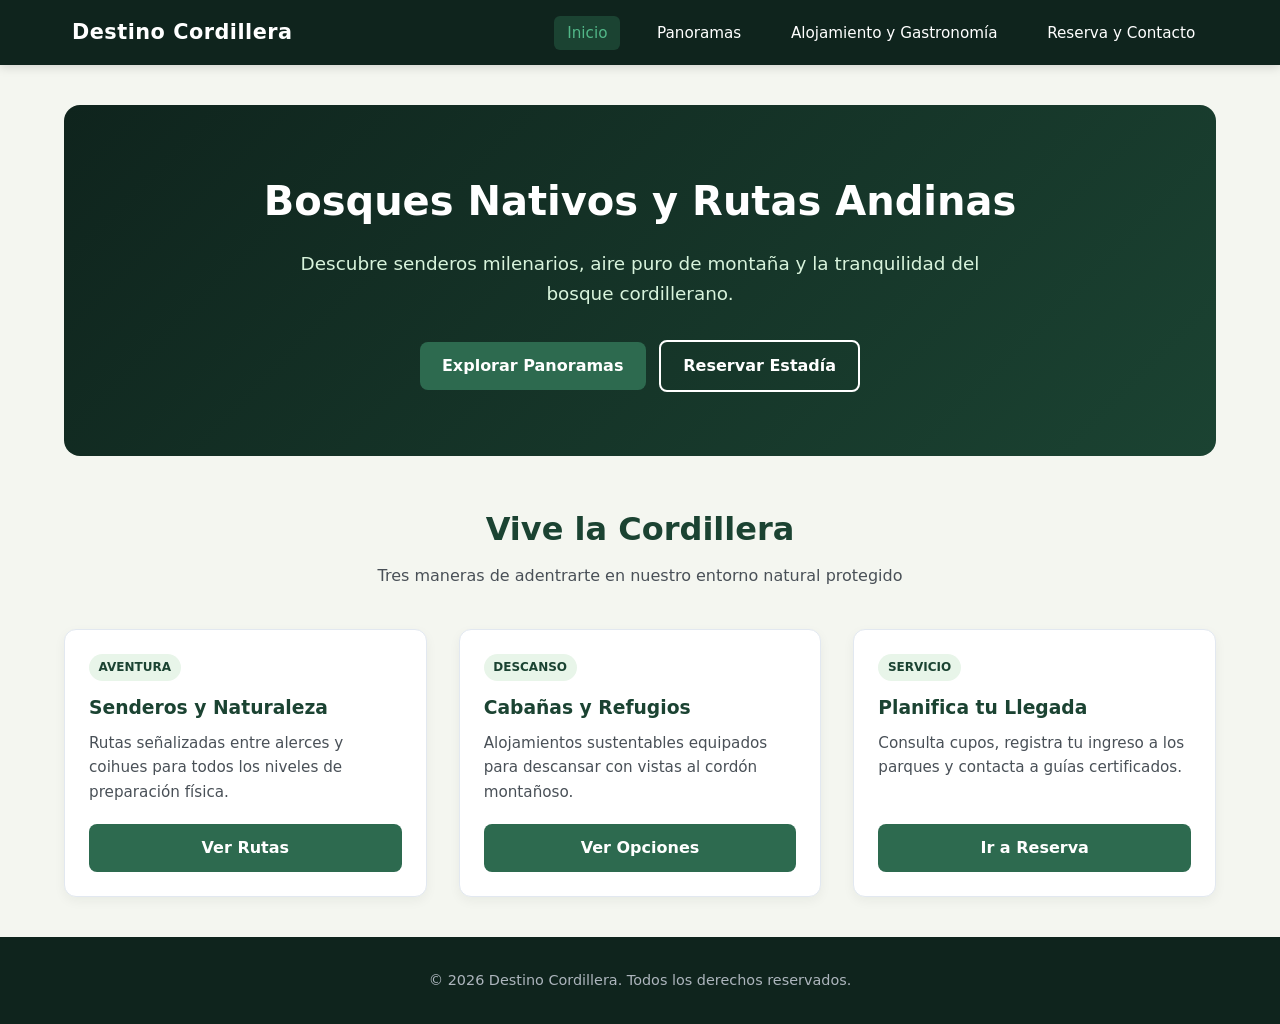
<file: index.html>
<!DOCTYPE html>
<html lang="es">
<head>
  <meta charset="UTF-8">
  <meta name="viewport" content="width=device-width, initial-scale=1.0">
  <title>Destino Cordillera - Inicio</title>
  <link rel="stylesheet" href="css/styles.css">
</head>
<body>
  <header>
    <nav>
      <a href="index.html" class="logo">Destino Cordillera</a>
      <ul class="nav-links">
        <li><a href="index.html" class="active">Inicio</a></li>
        <li><a href="pagina1.html">Panoramas</a></li>
        <li><a href="pagina2.html">Alojamiento y Gastronomía</a></li>
        <li><a href="pagina3.html">Reserva y Contacto</a></li>
      </ul>
    </nav>
  </header>

  <main>
    <section class="hero">
      <h1>Bosques Nativos y Rutas Andinas</h1>
      <p>Descubre senderos milenarios, aire puro de montaña y la tranquilidad del bosque cordillerano.</p>
      <div>
        <a href="pagina1.html" class="btn">Explorar Panoramas</a>
        <a href="pagina3.html" class="btn btn-secondary">Reservar Estadía</a>
      </div>
    </section>

    <h2 class="section-title">Vive la Cordillera</h2>
    <p class="section-subtitle">Tres maneras de adentrarte en nuestro entorno natural protegido</p>

    <div class="cards-grid">
      <article class="card">
        <div class="card-content">
          <span class="card-tag">Aventura</span>
          <h3>Senderos y Naturaleza</h3>
          <p>Rutas señalizadas entre alerces y coihues para todos los niveles de preparación física.</p>
          <a href="pagina1.html" class="btn">Ver Rutas</a>
        </div>
      </article>

      <article class="card">
        <div class="card-content">
          <span class="card-tag">Descanso</span>
          <h3>Cabañas y Refugios</h3>
          <p>Alojamientos sustentables equipados para descansar con vistas al cordón montañoso.</p>
          <a href="pagina2.html" class="btn">Ver Opciones</a>
        </div>
      </article>

      <article class="card">
        <div class="card-content">
          <span class="card-tag">Servicio</span>
          <h3>Planifica tu Llegada</h3>
          <p>Consulta cupos, registra tu ingreso a los parques y contacta a guías certificados.</p>
          <a href="pagina3.html" class="btn">Ir a Reserva</a>
        </div>
      </article>
    </div>
  </main>

  <footer>
    <p>&copy; 2026 Destino Cordillera. Todos los derechos reservados.</p>
  </footer>

</body>
</html>
</file>
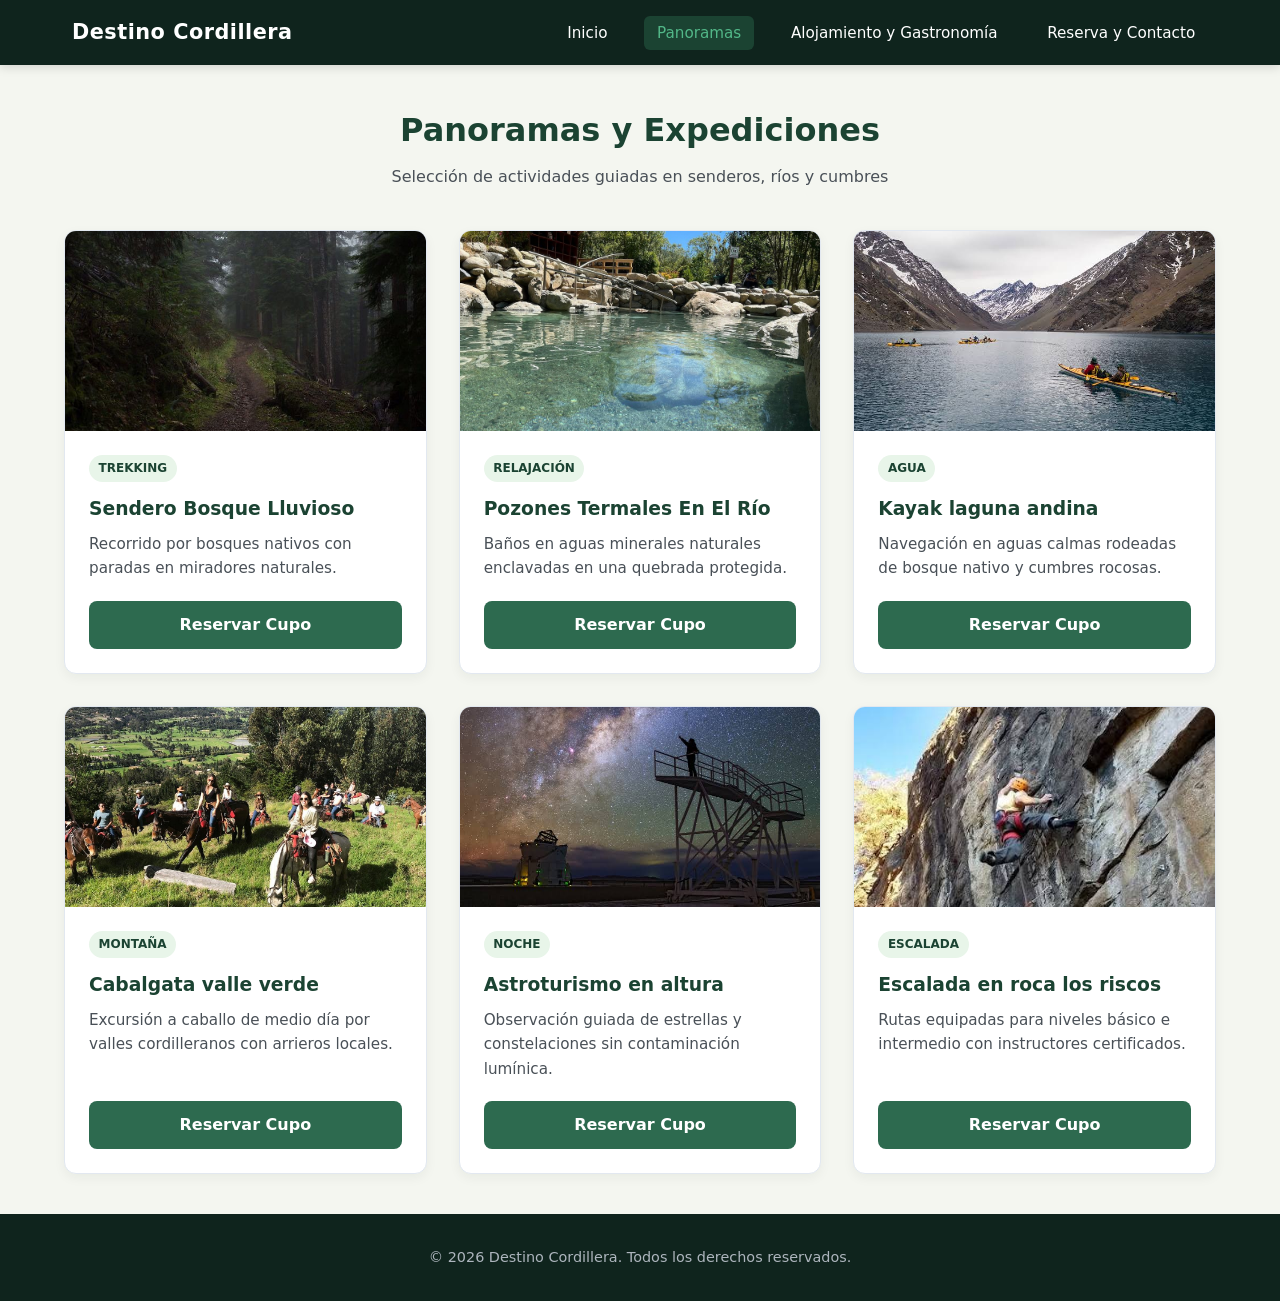
<file: pagina1.html>
<!DOCTYPE html>
<html lang="es">
<head>
  <meta charset="UTF-8">
  <meta name="viewport" content="width=device-width, initial-scale=1.0">
  <title>Destino Cordillera - Panoramas</title>
  <link rel="stylesheet" href="css/styles.css">
</head>
<body>
  <header>
    <nav>
      <a href="index.html" class="logo">Destino Cordillera</a>
      <ul class="nav-links">
        <li><a href="index.html">Inicio</a></li>
        <li><a href="pagina1.html" class="active">Panoramas</a></li>
        <li><a href="pagina2.html">Alojamiento y Gastronomía</a></li>
        <li><a href="pagina3.html">Reserva y Contacto</a></li>
      </ul>
    </nav>
  </header>

  <main>
    <h1 class="section-title">Panoramas y Expediciones</h1>
    <p class="section-subtitle">Selección de actividades guiadas en senderos, ríos y cumbres</p>

    <div class="cards-grid">
      <article class="card">
        <img src="img/Sendero Bosque Lluvioso.jpg" alt="Sendero Bosque Lluvioso">
        <div class="card-content">
          <span class="card-tag">Trekking</span>
          <h3>Sendero Bosque Lluvioso</h3>
          <p>Recorrido por bosques nativos con paradas en miradores naturales.</p>
          <a href="pagina3.html" class="btn">Reservar Cupo</a>
        </div>
      </article>

      <article class="card">
        <img src="img/Pozones Termales En El Río.jpg" alt="Pozones Termales En El Río">
        <div class="card-content">
          <span class="card-tag">Relajación</span>
          <h3>Pozones Termales En El Río</h3>
          <p>Baños en aguas minerales naturales enclavadas en una quebrada protegida.</p>
          <a href="pagina3.html" class="btn">Reservar Cupo</a>
        </div>
      </article>

      <article class="card">
        <img src="img/Kayak laguna andina.jpg" alt="Kayak laguna andina">
        <div class="card-content">
          <span class="card-tag">Agua</span>
          <h3>Kayak laguna andina</h3>
          <p>Navegación en aguas calmas rodeadas de bosque nativo y cumbres rocosas.</p>
          <a href="pagina3.html" class="btn">Reservar Cupo</a>
        </div>
      </article>

      <article class="card">
        <img src="img/Cabalgata valle verde.jpg" alt="Cabalgata valle verde">
        <div class="card-content">
          <span class="card-tag">Montaña</span>
          <h3>Cabalgata valle verde</h3>
          <p>Excursión a caballo de medio día por valles cordilleranos con arrieros locales.</p>
          <a href="pagina3.html" class="btn">Reservar Cupo</a>
        </div>
      </article>

      <article class="card">
        <img src="img/Astroturismo en altura.jpg" alt="Astroturismo en altura">
        <div class="card-content">
          <span class="card-tag">Noche</span>
          <h3>Astroturismo en altura</h3>
          <p>Observación guiada de estrellas y constelaciones sin contaminación lumínica.</p>
          <a href="pagina3.html" class="btn">Reservar Cupo</a>
        </div>
      </article>

      <article class="card">
        <img src="img/Escalada en roca los riscos.jpg" alt="Escalada en roca los riscos">
        <div class="card-content">
          <span class="card-tag">Escalada</span>
          <h3>Escalada en roca los riscos</h3>
          <p>Rutas equipadas para niveles básico e intermedio con instructores certificados.</p>
          <a href="pagina3.html" class="btn">Reservar Cupo</a>
        </div>
      </article>
    </div>
  </main>
  <footer>
    <p>&copy; 2026 Destino Cordillera. Todos los derechos reservados.</p>
  </footer>
</body>
</html>
</file>
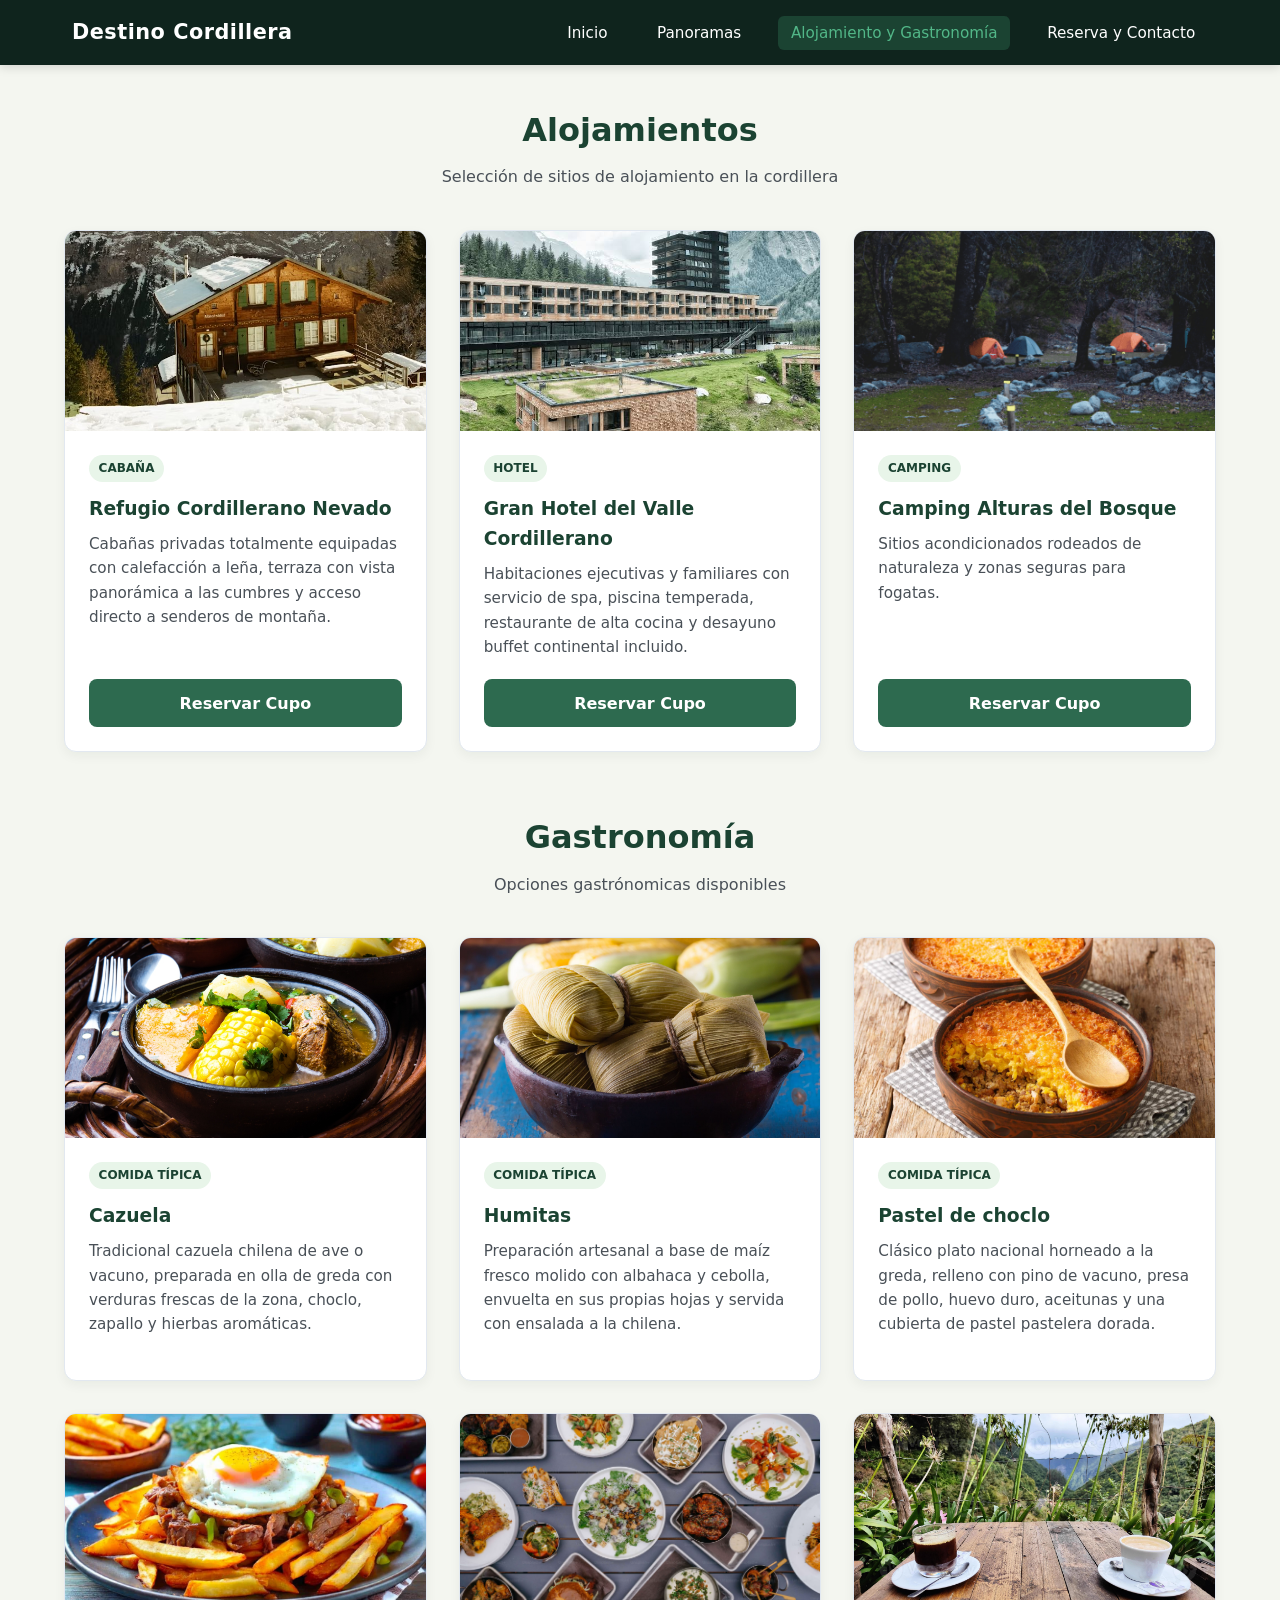
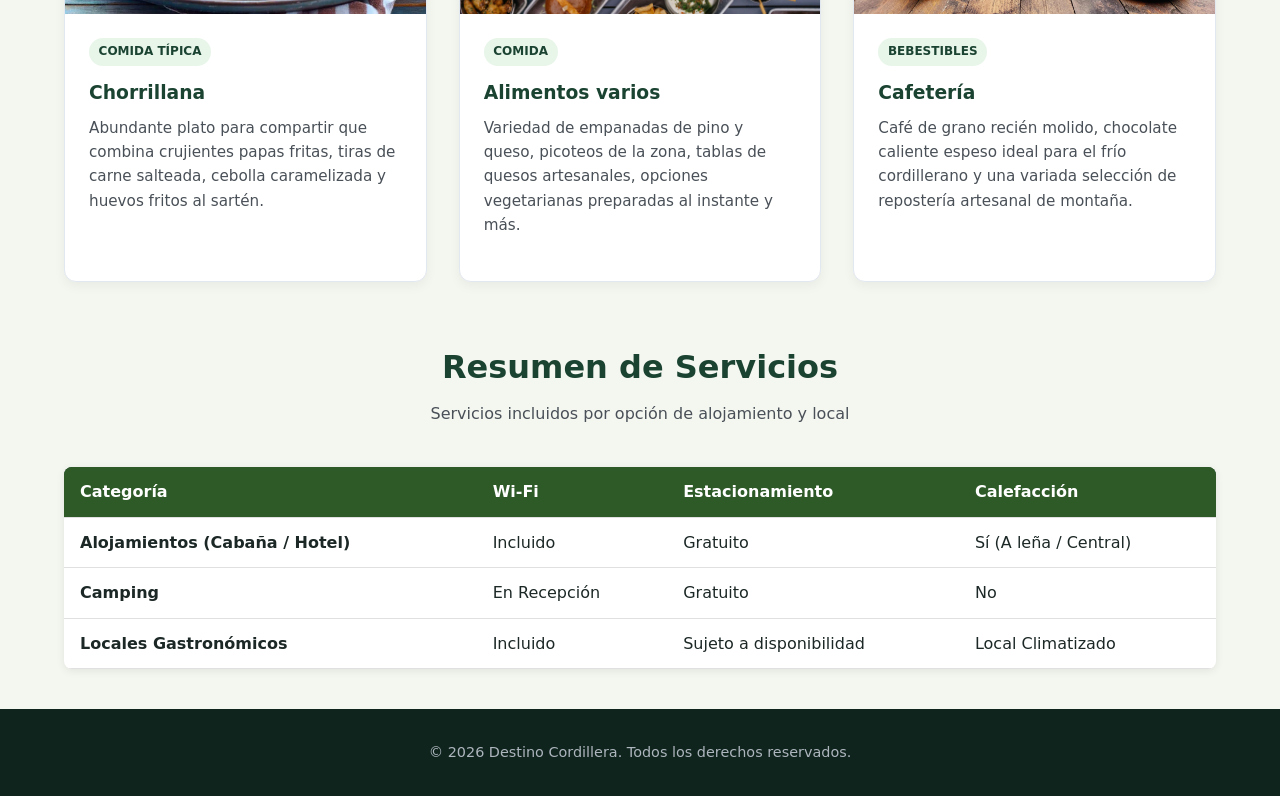
<file: pagina2.html>
<!DOCTYPE html>
<html lang="es">
<head>
    <meta charset="UTF-8">
    <meta name="viewport" content="width=device-width, initial-scale=1.0">
    <title>Destino Cordillera - Alojamiento y Gastronomía</title>
    <link rel="stylesheet" href="css/styles.css">
</head>
<body> 
    <header>
        <nav>
            <a href="index.html" class="logo">Destino Cordillera</a>
            <ul class="nav-links">
                <li><a href="index.html">Inicio</a></li>
                <li><a href="pagina1.html">Panoramas</a></li>
                <li><a href="pagina2.html" class="active">Alojamiento y Gastronomía</a></li>
                <li><a href="pagina3.html">Reserva y Contacto</a></li>
            </ul>
        </nav>
    </header>

    <main>
        <h1 class="section-title">Alojamientos</h1>
        <p class="section-subtitle">Selección de sitios de alojamiento en la cordillera</p>

        <div class="cards-grid">
            <article class="card">
                <img src="img/Cabaña.jpg" alt="Refugio Cordillerano Nevado">
                <div class="card-content">
                    <span class="card-tag">Cabaña</span>
                    <h3>Refugio Cordillerano Nevado</h3>
                    <p>Cabañas privadas totalmente equipadas con calefacción a leña, terraza con vista panorámica a las cumbres y acceso directo a senderos de montaña.</p>
                    <a href="pagina3.html" class="btn">Reservar Cupo</a>
                </div>
            </article>

            <article class="card">
                <img src="img/Hotel.jpg" alt="Gran Hotel del Valle Cordillerano">
                <div class="card-content">
                    <span class="card-tag">Hotel</span>
                    <h3>Gran Hotel del Valle Cordillerano</h3>
                    <p>Habitaciones ejecutivas y familiares con servicio de spa, piscina temperada, restaurante de alta cocina y desayuno buffet continental incluido.</p>
                    <a href="pagina3.html" class="btn">Reservar Cupo</a>
                </div>
            </article>

            <article class="card">
                <img src="img/Camping.png" alt="Camping Alturas del Bosque">
                <div class="card-content">
                    <span class="card-tag">Camping</span>
                    <h3>Camping Alturas del Bosque</h3>
                    <p>Sitios acondicionados rodeados de naturaleza y zonas seguras para fogatas.</p>
                    <a href="pagina3.html" class="btn">Reservar Cupo</a>
                </div>
            </article>
        </div>

        <h1 class="section-title espacio-arriba" id="gastronomia">Gastronomía</h1>
        <p class="section-subtitle">Opciones gastrónomicas disponibles</p>

        <div class="cards-grid">
            <article class="card">
                <img src="img/Cazuela.jpg" alt="Cazuela">
                <div class="card-content">
                    <span class="card-tag">Comida Típica</span>
                    <h3>Cazuela</h3>
                    <p>Tradicional cazuela chilena de ave o vacuno, preparada en olla de greda con verduras frescas de la zona, choclo, zapallo y hierbas aromáticas.</p>
                </div>
            </article>

            <article class="card">
                <img src="img/Humitas.jpeg" alt="Humitas">
                <div class="card-content">
                    <span class="card-tag">Comida Típica</span>
                    <h3>Humitas</h3>
                    <p>Preparación artesanal a base de maíz fresco molido con albahaca y cebolla, envuelta en sus propias hojas y servida con ensalada a la chilena.</p>
                </div>
            </article>

            <article class="card">
                <img src="img/Pastel de choclo.jpg" alt="Pastel de choclo">
                <div class="card-content">
                    <span class="card-tag">Comida Típica</span>
                    <h3>Pastel de choclo</h3>
                    <p>Clásico plato nacional horneado a la greda, relleno con pino de vacuno, presa de pollo, huevo duro, aceitunas y una cubierta de pastel pastelera dorada.</p>
                </div>
            </article>

            <article class="card">
                <img src="img/Chorrillana.jpg" alt="Chorrillana">
                <div class="card-content">
                    <span class="card-tag">Comida Típica</span>
                    <h3>Chorrillana</h3>
                    <p>Abundante plato para compartir que combina crujientes papas fritas, tiras de carne salteada, cebolla caramelizada y huevos fritos al sartén.</p>
                </div>
            </article>

            <article class="card">
                <img src="img/Comida.jpg" alt="Alimentos varios">
                <div class="card-content">
                    <span class="card-tag">Comida</span>
                    <h3>Alimentos varios</h3>
                    <p>Variedad de empanadas de pino y queso, picoteos de la zona, tablas de quesos artesanales, opciones vegetarianas preparadas al instante y más.</p>
                </div>
            </article>

            <article class="card">
                <img src="img/Cafes.jpg" alt="Cafés">
                <div class="card-content">
                    <span class="card-tag">Bebestibles</span>
                    <h3>Cafetería</h3>
                    <p>Café de grano recién molido, chocolate caliente espeso ideal para el frío cordillerano y una variada selección de repostería artesanal de montaña.</p>
                </div>
            </article>
        </div>

        <h2 class="section-title espacio-arriba">Resumen de Servicios</h2>
        <p class="section-subtitle">Servicios incluidos por opción de alojamiento y local</p>

        <div class="tabla-container">
            <table class="tabla-servicios">
                <thead>
                    <tr>
                        <th>Categoría</th>
                        <th>Wi-Fi</th>
                        <th>Estacionamiento</th>
                        <th>Calefacción</th>
                    </tr>
                </thead>
                <tbody>
                    <tr>
                        <td><strong>Alojamientos (Cabaña / Hotel)</strong></td>
                        <td>Incluido</td>
                        <td>Gratuito</td>
                        <td>Sí (A leña / Central)</td>
                    </tr>
                    <tr>
                        <td><strong>Camping</strong></td>
                        <td>En Recepción</td>
                        <td>Gratuito</td>
                        <td>No</td>
                    </tr>
                    <tr>
                        <td><strong>Locales Gastronómicos</strong></td>
                        <td>Incluido</td>
                        <td>Sujeto a disponibilidad</td>
                        <td>Local Climatizado</td>
                    </tr>
                </tbody>
            </table>
        </div>
    </main>

    <footer>
        <p>&copy; 2026 Destino Cordillera. Todos los derechos reservados.</p>
    </footer>
</body>
</html>
</file>
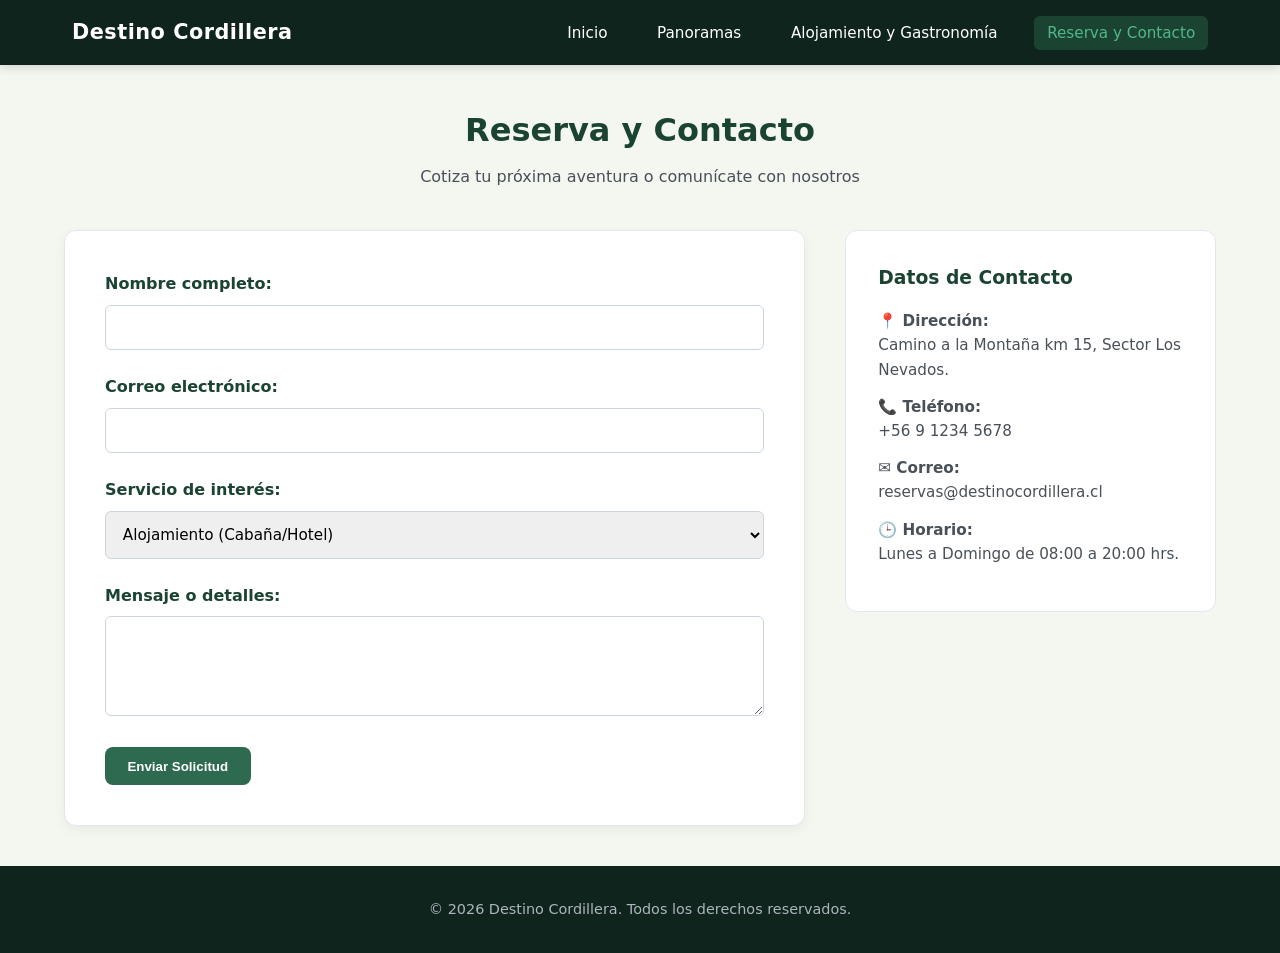
<file: pagina3.html>
<!DOCTYPE html>
<html lang="es">
<head>
    <meta charset="UTF-8">
    <meta name="viewport" content="width=device-width, initial-scale=1.0">
    <title>Destino Cordillera - Reserva y Contacto</title>
    <link rel="stylesheet" href="css/styles.css">
</head>
<body>
    <header>
        <nav>
            <a href="index.html" class="logo">Destino Cordillera</a>
            <ul class="nav-links">
                <li><a href="index.html">Inicio</a></li>
                <li><a href="pagina1.html">Panoramas</a></li>
                <li><a href="pagina2.html">Alojamiento y Gastronomía</a></li>
                <li><a href="pagina3.html" class="active">Reserva y Contacto</a></li>
            </ul>
        </nav>
    </header>

    <main>
        <h1 class="section-title">Reserva y Contacto</h1>
        <p class="section-subtitle">Cotiza tu próxima aventura o comunícate con nosotros</p>

        <!-- Usando el layout de formulario del CSS -->
        <div class="form-layout">
            
            <!-- Caja del formulario -->
            <div class="form-box">
                <form action="#" method="POST">
                    <div class="form-group">
                        <label for="nombre">Nombre completo:</label>
                        <input type="text" id="nombre" name="nombre" required>
                    </div>

                    <div class="form-group">
                        <label for="email">Correo electrónico:</label>
                        <input type="email" id="email" name="email" required>
                    </div>

                    <div class="form-group">
                        <label for="actividad">Servicio de interés:</label>
                        <select id="actividad" name="actividad">
                            <option value="alojamiento">Alojamiento (Cabaña/Hotel)</option>
                            <option value="camping">Sitio de Camping</option>
                            <option value="excursion">Trekking / Excursión</option>
                            <option value="otro">Otra consulta general</option>
                        </select>
                    </div>

                    <div class="form-group">
                        <label for="mensaje">Mensaje o detalles:</label>
                        <textarea id="mensaje" name="mensaje" rows="4" required></textarea>
                    </div>

                    <button type="submit" class="btn">Enviar Solicitud</button>
                </form>
            </div>

            <!-- Caja de informacion de contacto -->
            <div class="contact-info">
                <h3>Datos de Contacto</h3>
                <p><strong>📍 Dirección:</strong><br>Camino a la Montaña km 15, Sector Los Nevados.</p>
                <p><strong>📞 Teléfono:</strong><br>+56 9 1234 5678</p>
                <p><strong>✉️ Correo:</strong><br>reservas@destinocordillera.cl</p>
                <p><strong>🕒 Horario:</strong><br>Lunes a Domingo de 08:00 a 20:00 hrs.</p>
            </div>

        </div>
    </main>

    <!-- Footer limpio usando la clase del CSS -->
    <footer>
        <p>&copy; 2026 Destino Cordillera. Todos los derechos reservados.</p>
    </footer>
</body>
</html>
</file>
<file: css/styles.css>
:root {
  --verde-oscuro: #0f241d;
  --verde-bosque: #1b4332;
  --verde-acento: #2d6a4f;
  --verde-claro: #52b788;
  --crema-fondo: #f4f6f0;
  --blanco: #ffffff;
  --texto-principal: #1c2826;
  --texto-secundario: #495057;
  --borde-suave: #e2e8f0;
}

* {
  box-sizing: border-box;
  margin: 0;
  padding: 0;
}

body {
  font-family: 'Segoe UI', system-ui, -apple-system, sans-serif;
  background-color: var(--crema-fondo);
  color: var(--texto-principal);
  line-height: 1.6;
  display: flex;
  flex-direction: column;
  min-height: 100vh;
}

header {
  background-color: var(--verde-oscuro);
  position: sticky;
  top: 0;
  z-index: 1000;
  box-shadow: 0 2px 10px rgba(0, 0, 0, 0.15);
}

nav {
  max-width: 1200px;
  margin: 0 auto;
  padding: 1rem 2rem;
  display: flex;
  justify-content: space-between;
  align-items: center;
}

.logo {
  color: var(--blanco);
  font-size: 1.3rem;
  font-weight: 700;
  text-decoration: none;
  letter-spacing: 0.5px;
}

.nav-links {
  list-style: none;
  display: flex;
  gap: 1.5rem;
}

.nav-links a {
  color: var(--blanco);
  text-decoration: none;
  font-weight: 500;
  font-size: 0.95rem;
  padding: 0.5rem 0.8rem;
  border-radius: 6px;
}

.nav-links a:hover,
.nav-links a.active {
  background-color: var(--verde-bosque);
  color: var(--verde-claro);
}

main {
  flex: 1;
  max-width: 1200px;
  margin: 0 auto;
  padding: 2.5rem 1.5rem;
  width: 100%;
}

.hero {
  background: linear-gradient(135deg, var(--verde-oscuro), var(--verde-bosque));
  color: var(--blanco);
  border-radius: 16px;
  padding: 4rem 2rem;
  text-align: center;
  margin-bottom: 3rem;
}

.hero h1 {
  font-size: 2.5rem;
  margin-bottom: 1rem;
}

.hero p {
  font-size: 1.15rem;
  color: #d8f3dc;
  max-width: 700px;
  margin: 0 auto 2rem;
}

.section-title {
  text-align: center;
  color: var(--verde-bosque);
  font-size: 2rem;
  margin-bottom: 0.5rem;
}

.section-subtitle {
  text-align: center;
  color: var(--texto-secundario);
  margin-bottom: 2.5rem;
}

.cards-grid {
  display: grid;
  grid-template-columns: repeat(auto-fill, minmax(320px, 1fr));
  gap: 2rem;
}

.card {
  background-color: var(--blanco);
  border-radius: 12px;
  overflow: hidden;
  border: 1px solid var(--borde-suave);
  box-shadow: 0 4px 12px rgba(15, 36, 29, 0.05);
  display: flex;
  flex-direction: column;
}

.card img {
  width: 100%;
  height: 200px;
  object-fit: cover;
}

.card-content {
  padding: 1.5rem;
  display: flex;
  flex-direction: column;
  flex: 1;
}

.card-tag {
  align-self: flex-start;
  background-color: #e8f5e9;
  color: var(--verde-bosque);
  font-size: 0.75rem;
  font-weight: 700;
  text-transform: uppercase;
  padding: 0.25rem 0.6rem;
  border-radius: 20px;
  margin-bottom: 0.75rem;
}

.card h3 {
  color: var(--verde-bosque);
  margin-bottom: 0.5rem;
}

.card p {
  color: var(--texto-secundario);
  font-size: 0.95rem;
  margin-bottom: 1.25rem;
  flex: 1;
}

.btn {
  display: inline-block;
  background-color: var(--verde-acento);
  color: var(--blanco);
  padding: 0.7rem 1.4rem;
  border-radius: 8px;
  text-decoration: none;
  font-weight: 600;
  border: none;
  cursor: pointer;
  text-align: center;
}

.btn:hover {
  background-color: var(--verde-bosque);
}

.btn-secondary {
  background-color: transparent;
  border: 2px solid var(--blanco);
  margin-left: 0.5rem;
}

.btn-secondary:hover {
  background-color: var(--blanco);
  color: var(--verde-bosque);
}

.table-container {
  background-color: var(--blanco);
  border-radius: 12px;
  overflow-x: auto;
  border: 1px solid var(--borde-suave);
  box-shadow: 0 4px 12px rgba(0, 0, 0, 0.05);
}

table {
  width: 100%;
  border-collapse: collapse;
  text-align: left;
}

thead {
  background-color: var(--verde-bosque);
  color: var(--blanco);
}

th, td {
  padding: 1.2rem 1.5rem;
  border-bottom: 1px solid var(--borde-suave);
}

tbody tr:hover {
  background-color: #f8faf9;
}

.form-layout {
  display: grid;
  grid-template-columns: 2fr 1fr;
  gap: 2.5rem;
}

.form-box {
  background-color: var(--blanco);
  padding: 2.5rem;
  border-radius: 12px;
  border: 1px solid var(--borde-suave);
  box-shadow: 0 4px 12px rgba(0, 0, 0, 0.05);
}

.form-group {
  margin-bottom: 1.5rem;
}

.form-group label {
  display: block;
  font-weight: 600;
  margin-bottom: 0.5rem;
  color: var(--verde-bosque);
}

.form-group input,
.form-group select,
.form-group textarea {
  width: 100%;
  padding: 0.8rem;
  border: 1px solid #cbd5e1;
  border-radius: 6px;
  font-size: 0.95rem;
  font-family: inherit;
}

.form-group input:focus,
.form-group select:focus,
.form-group textarea:focus {
  outline: none;
  border-color: var(--verde-claro);
  box-shadow: 0 0 0 3px rgba(82, 183, 136, 0.2);
}

.contact-info {
  background-color: var(--blanco);
  padding: 2rem;
  border-radius: 12px;
  border: 1px solid var(--borde-suave);
  height: fit-content;
}

.contact-info h3 {
  color: var(--verde-bosque);
  margin-bottom: 1rem;
}

.contact-info p {
  margin-bottom: 0.8rem;
  font-size: 0.95rem;
  color: var(--texto-secundario);
}

footer {
  background-color: var(--verde-oscuro);
  color: #adb5bd;
  text-align: center;
  padding: 2rem;
  font-size: 0.9rem;
  margin-top: auto;
}

.espacio-arriba {
    margin-top: 60px;
}

.tabla-servicios {
    width: 100%;
    border-collapse: collapse;
    background-color: #ffffff;
    box-shadow: 0 2px 8px rgba(0, 0, 0, 0.08);
    border-radius: 8px;
    overflow: hidden;
}

.tabla-servicios th, 
.tabla-servicios td {
    padding: 12px 16px;
    text-align: left;
    border-bottom: 1px solid #e0e0e0;
}

.tabla-servicios th {
    background-color: #2d5a27;
    color: white;
    font-weight: 600;
}

.tabla-servicios tr:hover {
    background-color: #f9f9f9;
}

@media (max-width: 768px) {
  nav {
    flex-direction: column;
    gap: 1rem;
  }
  .form-layout {
    grid-template-columns: 1fr;
  }
  .hero h1 {
    font-size: 2rem;
  }
}
</file>
